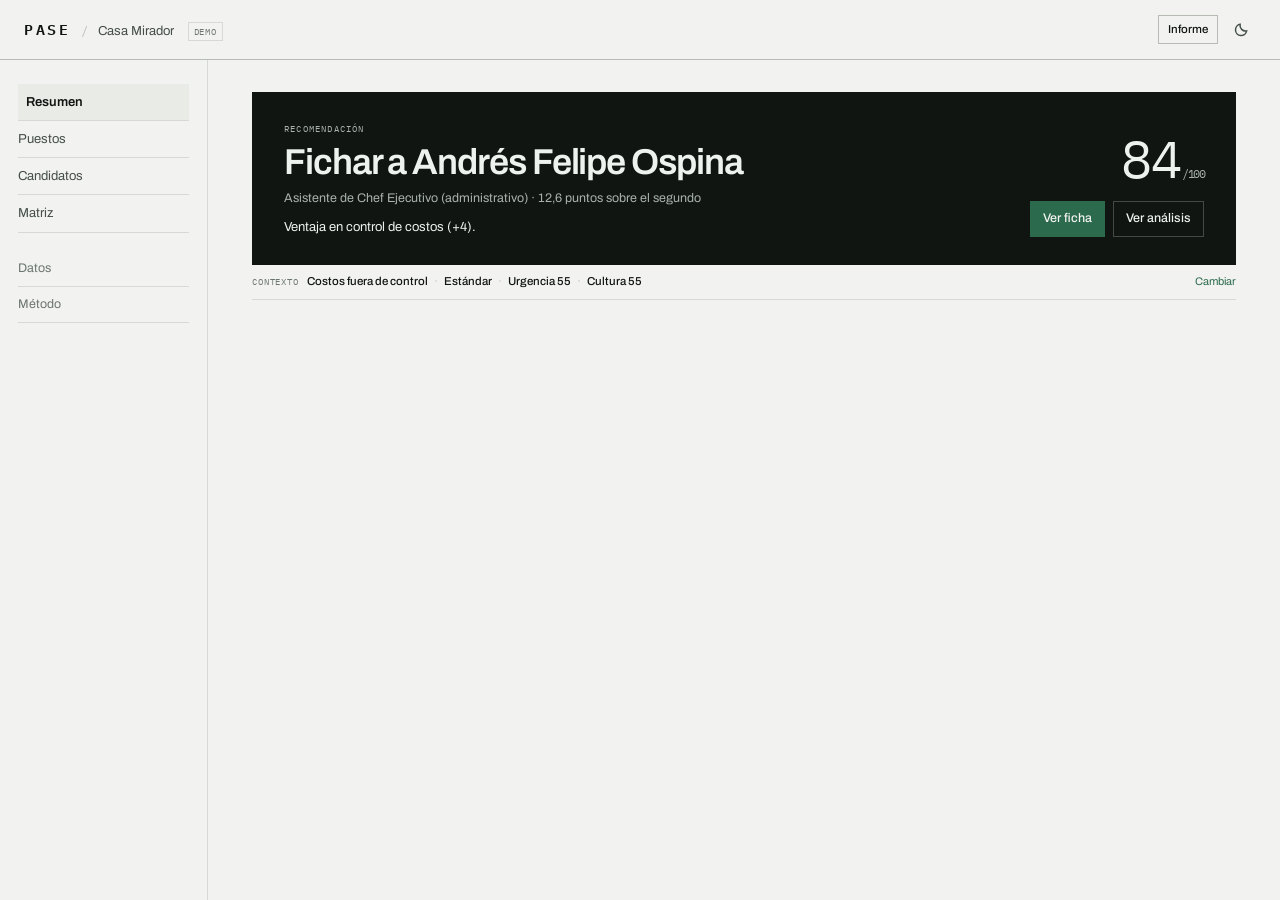
<file: index.html>
<!DOCTYPE html>
<html lang="es" data-theme="light">
<head>
<meta charset="utf-8">
<meta name="viewport" content="width=device-width, initial-scale=1, viewport-fit=cover">
<title>PASE · diagnóstico de contratación</title>
<meta name="description" content="Cruza el perfil de tus puestos con tus candidatos y ordena qué vacante cubrir primero y con quién.">
<link rel="icon" href="data:image/svg+xml,%3Csvg xmlns='http://www.w3.org/2000/svg' viewBox='0 0 32 32'%3E%3Crect width='32' height='32' fill='%232c6a4e'/%3E%3Cpath d='M10 24V8h8a5.5 5.5 0 0 1 0 11h-4v5z' fill='%23f2f3f0'/%3E%3C/svg%3E">
<meta name="theme-color" content="#f2f3f0" media="(prefers-color-scheme: light)">
<meta name="theme-color" content="#0d100e" media="(prefers-color-scheme: dark)">
<link rel="stylesheet" href="assets/styles.css">
</head>
<body>

<header class="top">
  <div class="top-left">
    <span class="brand"><b>PASE</b></span>
    <span class="crumb-sep">/</span>
    <span class="workspace" id="topEmpresa">—</span>
    <span class="demo-pill" title="Contenido ficticio de demostración">Demo</span>
  </div>
  <div class="top-actions">
    <button class="btn btn--sm" type="button" data-export="download" title="Descarga el diagnóstico en Markdown">Informe</button>
    <button class="icon-btn" type="button" data-tema="toggle" aria-label="Cambiar entre tema claro y oscuro">
      <svg class="ico ico-moon" viewBox="0 0 16 16" aria-hidden="true"><path d="M13.5 9.5A6 6 0 0 1 6.5 2.5a6 6 0 1 0 7 7z"/></svg>
      <svg class="ico ico-sun" viewBox="0 0 16 16" aria-hidden="true"><circle cx="8" cy="8" r="3.2"/><path d="M8 1.4v2.2M8 12.4v2.2M1.4 8h2.2M12.4 8h2.2M3.3 3.3l1.6 1.6M11.1 11.1l1.6 1.6M12.7 3.3l-1.6 1.6M4.9 11.1l-1.6 1.6"/></svg>
    </button>
  </div>
</header>

<div class="shell">
  <nav class="rail" aria-label="Secciones">
    <div class="nav" id="nav">
      <button type="button" data-nav="resumen" aria-current="page">Resumen</button>
      <button type="button" data-nav="puestos">Puestos</button>
      <button type="button" data-nav="candidatos">Candidatos</button>
      <button type="button" data-nav="matriz">Matriz</button>
    </div>
    <div class="nav nav--sub" id="navSub">
      <button type="button" data-nav="datos">Datos</button>
      <button type="button" data-nav="metodo">Método</button>
    </div>
  </nav>

  <main class="main">
    <div id="vista" class="view" tabindex="-1"></div>
  </main>
</div>

<div class="toast" id="toast" role="status" aria-live="polite"></div>

<script src="assets/data.js"></script>
<script src="assets/engine.js"></script>
<script src="assets/app.js"></script>
</body>
</html>
</file>
<file: assets/styles.css>
/* =========================================================================
   PASE · diagnóstico de brigada
   Lenguaje: mesa de trabajo. Papel frío, reglas de 1 px, cero sombras,
   esquinas rectas, verde de cocina como único acento y ámbar solo para
   lo que hay que mirar dos veces. Números siempre en mono.
   ========================================================================= */

@font-face {
  font-family: 'Archivo';
  font-style: normal;
  font-weight: 400 700;
  font-display: swap;
  src: url('fonts/Archivo-400-700-latin.woff2') format('woff2');
  unicode-range: U+0000-00FF, U+0131, U+0152-0153, U+02BB-02BC, U+02C6, U+02DA, U+02DC, U+0304, U+0308, U+0329, U+2000-206F, U+2074, U+20AC, U+2122, U+2191, U+2193, U+2212, U+2215, U+FEFF, U+FFFD;
}
@font-face {
  font-family: 'Archivo';
  font-style: normal;
  font-weight: 400 700;
  font-display: swap;
  src: url('fonts/Archivo-400-700-latin-ext.woff2') format('woff2');
  unicode-range: U+0100-02BA, U+02BD-02C5, U+02C7-02CC, U+02CE-02D7, U+02DD-02FF, U+0304, U+0308, U+0329, U+1D00-1DBF, U+1E00-1E9F, U+1EF2-1EFF, U+2020, U+20A0-20AB, U+20AD-20C0, U+2113, U+2C60-2C7F, U+A720-A7FF;
}
@font-face {
  font-family: 'Plex Mono';
  font-style: normal;
  font-weight: 400;
  font-display: swap;
  src: url('fonts/IBMPlexMono-400-latin.woff2') format('woff2');
  unicode-range: U+0000-00FF, U+0131, U+0152-0153, U+02BB-02BC, U+02C6, U+02DA, U+02DC, U+0304, U+0308, U+0329, U+2000-206F, U+2074, U+20AC, U+2122, U+2191, U+2193, U+2212, U+2215, U+FEFF, U+FFFD;
}
@font-face {
  font-family: 'Plex Mono';
  font-style: normal;
  font-weight: 500;
  font-display: swap;
  src: url('fonts/IBMPlexMono-500-latin.woff2') format('woff2');
  unicode-range: U+0000-00FF, U+0131, U+0152-0153, U+02BB-02BC, U+02C6, U+02DA, U+02DC, U+0304, U+0308, U+0329, U+2000-206F, U+2074, U+20AC, U+2122, U+2191, U+2193, U+2212, U+2215, U+FEFF, U+FFFD;
}
@font-face {
  font-family: 'Plex Mono';
  font-style: normal;
  font-weight: 600;
  font-display: swap;
  src: url('fonts/IBMPlexMono-600-latin.woff2') format('woff2');
  unicode-range: U+0000-00FF, U+0131, U+0152-0153, U+02BB-02BC, U+02C6, U+02DA, U+02DC, U+0304, U+0308, U+0329, U+2000-206F, U+2074, U+20AC, U+2122, U+2191, U+2193, U+2212, U+2215, U+FEFF, U+FFFD;
}

:root {
  --paper: #f2f3f0;
  --paper-2: #e9ebe7;
  --surface: #fbfcfa;
  --ink: #101512;
  --ink-2: #454e48;
  --ink-3: #6c756e;
  --line: #d7dad4;
  --line-strong: #b6bcb4;
  --accent: #2c6a4e;
  --accent-deep: #1d4a36;
  --accent-soft: #e2ebe5;
  --invert-bg: #101512;
  --invert-ink: #eef2ee;
  --invert-ink-2: #a9b3ab;
  --flag: #9c3d24;
  --flag-soft: #f4e7e2;
  --sans: 'Archivo', ui-sans-serif, system-ui, -apple-system, 'Segoe UI', Roboto, Arial, sans-serif;
  --mono: 'Plex Mono', ui-monospace, SFMono-Regular, 'SF Mono', Menlo, Consolas, monospace;
  --ease: cubic-bezier(.16, 1, .3, 1);
  --top: 64px;
  --rail: 232px;
}

html[data-theme='dark'] {
  --paper: #0d100e;
  --paper-2: #131714;
  --surface: #171c18;
  --ink: #eef1ec;
  --ink-2: #b3bbb4;
  --ink-3: #8b948d;
  --line: #262c27;
  --line-strong: #3b433c;
  --accent: #6fbf95;
  --accent-deep: #8fd4ae;
  --accent-soft: #1a2a21;
  --invert-bg: #eef1ec;
  --invert-ink: #101512;
  --invert-ink-2: #4a534c;
  --flag: #e08a6c;
  --flag-soft: #2b1d17;
}

*, *::before, *::after { box-sizing: border-box; }
html, body { margin: 0; padding: 0; }
html { scroll-behavior: smooth; }
body {
  background: var(--paper);
  color: var(--ink);
  font-family: var(--sans);
  font-size: 15px;
  line-height: 1.55;
  -webkit-font-smoothing: antialiased;
  text-rendering: optimizeLegibility;
}
h1, h2, h3, h4, p, ul, ol, li, dl, dd, figure, blockquote { margin: 0; padding: 0; }
ul, ol { list-style: none; }
button, input, select, textarea { font: inherit; color: inherit; }
button { cursor: pointer; background: none; border: 0; padding: 0; text-align: left; }
a { color: inherit; }
:focus-visible { outline: 2px solid var(--accent); outline-offset: 2px; }
::selection { background: var(--accent); color: var(--paper); }
.num { font-family: var(--mono); font-variant-numeric: tabular-nums; letter-spacing: -.01em; }
.sr {
  position: absolute; width: 1px; height: 1px; padding: 0; margin: -1px;
  overflow: hidden; clip: rect(0 0 0 0); white-space: nowrap; border: 0;
}

/* ---------------------------------- top --------------------------------- */
.top {
  position: sticky; top: 0; z-index: 20;
  height: var(--top);
  display: grid; grid-template-columns: var(--rail) minmax(0, 1fr) auto;
  align-items: center; gap: 16px;
  padding: 0 24px;
  background: var(--paper);
  border-bottom: 1px solid var(--line-strong);
}
.brand { display: flex; align-items: baseline; gap: 10px; }
.brand b {
  font-family: var(--mono); font-weight: 600; font-size: 17px; letter-spacing: .22em;
}
.brand span { font-size: 11px; color: var(--ink-3); letter-spacing: .04em; }
.top-mid {
  display: flex; align-items: baseline; gap: 10px; min-width: 0;
  font-size: 13px; color: var(--ink-2);
  white-space: nowrap; overflow: hidden; text-overflow: ellipsis;
}
.top-mid strong { color: var(--ink); font-weight: 600; }
.top-mid .dot { width: 4px; height: 4px; background: var(--line-strong); border-radius: 50%; }
.top-actions { display: flex; align-items: center; gap: 8px; }

.btn {
  display: inline-flex; align-items: center; gap: 8px;
  border: 1px solid var(--line-strong);
  padding: 7px 12px; font-size: 12.5px; font-weight: 500;
  color: var(--ink); background: transparent;
  transition: background .18s var(--ease), border-color .18s var(--ease), transform .1s;
  white-space: nowrap;
}
.btn:hover { background: var(--paper-2); border-color: var(--ink-3); }
.btn:active { transform: translateY(1px); }
.btn--solid { background: var(--accent); border-color: var(--accent); color: var(--paper); }
.btn--solid:hover { background: var(--accent-deep); border-color: var(--accent-deep); }
.btn--ghost { border-color: transparent; color: var(--ink-2); }
.btn--ghost:hover { color: var(--ink); background: var(--paper-2); }
.btn--sm { padding: 5px 9px; font-size: 11.5px; }
.btn .ico { width: 13px; height: 13px; stroke: currentColor; fill: none; stroke-width: 1.6; stroke-linecap: round; }

/* --------------------------------- shell -------------------------------- */
.shell {
  display: grid; grid-template-columns: var(--rail) minmax(0, 1fr);
  max-width: 1400px; margin: 0 auto;
}

.rail {
  position: sticky; top: var(--top); align-self: start;
  height: calc(100dvh - var(--top));
  padding: 34px 20px 24px 24px;
  border-right: 1px solid var(--line);
  display: flex; flex-direction: column; gap: 28px;
  overflow-y: auto;
}
.rail-label {
  font-size: 10.5px; letter-spacing: .16em; text-transform: uppercase;
  color: var(--ink-3); font-family: var(--mono);
}
.nav { display: flex; flex-direction: column; }
.nav button {
  display: grid; grid-template-columns: 26px 1fr; align-items: baseline;
  padding: 9px 0; border-bottom: 1px solid var(--line);
  color: var(--ink-2); font-size: 13.5px;
  transition: color .18s, padding .18s var(--ease);
}
.nav button:hover { color: var(--ink); padding-left: 3px; }
.nav button .i { font-family: var(--mono); font-size: 10.5px; color: var(--ink-3); }
.nav button[aria-current='page'] { color: var(--ink); font-weight: 600; background: var(--paper-2); padding-left: 8px; }
.nav button[aria-current='page'] .i { color: var(--accent); }

.rail-card {
  border-top: 1px solid var(--line-strong); padding-top: 16px;
  font-size: 12px; color: var(--ink-2); display: grid; gap: 10px;
}
.rail-card .k { display: flex; justify-content: space-between; gap: 8px; }
.rail-card .k b { font-family: var(--mono); font-weight: 500; color: var(--ink); }
.rail-note { font-size: 11px; color: var(--ink-3); line-height: 1.45; }

/* --------------------------------- main --------------------------------- */
.main { min-width: 0; padding: 44px 48px 120px; }
.view { max-width: 1060px; }

.hero { margin-bottom: 34px; }
.hero-top {
  display: flex; justify-content: space-between; align-items: baseline; gap: 16px;
  border-bottom: 1px solid var(--line-strong); padding-bottom: 10px; margin-bottom: 22px;
}
.hero-top .folio { font-family: var(--mono); font-size: 11px; letter-spacing: .08em; color: var(--ink-3); }
.hero h1 {
  font-size: clamp(30px, 4.3vw, 48px); line-height: 1.02;
  letter-spacing: -.035em; font-weight: 600; max-width: 19ch;
  text-wrap: balance;
}
.hero p.lead {
  margin-top: 16px; max-width: 58ch; color: var(--ink-2); font-size: 15.5px;
}
.hero .meta-row {
  display: flex; flex-wrap: wrap; gap: 22px; margin-top: 20px;
  font-size: 12px; color: var(--ink-3);
}
.meta-row b { color: var(--ink); font-family: var(--mono); font-weight: 500; }

/* ------------------------------- secciones ------------------------------ */
.sec { margin-top: 52px; }
.sec-head {
  display: flex; justify-content: space-between; align-items: baseline; gap: 16px;
  border-top: 1px solid var(--line-strong); padding-top: 12px; margin-bottom: 22px;
}
.sec-head h2 { font-size: 20px; letter-spacing: -.02em; font-weight: 600; }
.sec-head .n { font-family: var(--mono); font-size: 11px; color: var(--ink-3); letter-spacing: .08em; }
.sec-sub { color: var(--ink-2); font-size: 14px; max-width: 66ch; margin-top: -12px; margin-bottom: 20px; }

/* -------------------------------- brief -------------------------------- */
.brief {
  border: 1px solid var(--line-strong);
  background: var(--surface);
  padding: 22px 24px 24px;
}
.brief-head { display: flex; justify-content: space-between; align-items: baseline; gap: 16px; margin-bottom: 18px; }
.brief-head h2 { font-size: 15px; letter-spacing: -.01em; }
.brief-head p { font-size: 12px; color: var(--ink-3); }
.brief-grid {
  display: grid; grid-template-columns: 1.1fr 1fr 1fr; gap: 20px 24px;
}
.brief-grid .field--wide { grid-column: span 2; }
.field { display: grid; gap: 7px; align-content: start; }
.field > label, .field > .lab {
  font-size: 10.5px; letter-spacing: .13em; text-transform: uppercase;
  color: var(--ink-3); font-family: var(--mono);
}
.field select {
  appearance: none; width: 100%;
  border: 1px solid var(--line-strong); background: var(--paper);
  padding: 9px 30px 9px 11px; font-size: 13.5px;
  background-image: linear-gradient(45deg, transparent 50%, var(--ink-2) 50%), linear-gradient(135deg, var(--ink-2) 50%, transparent 50%);
  background-position: calc(100% - 16px) 52%, calc(100% - 11px) 52%;
  background-size: 5px 5px, 5px 5px;
  background-repeat: no-repeat;
}
.field select:hover { border-color: var(--ink-3); }
.field .hint { font-size: 11.5px; color: var(--ink-3); line-height: 1.4; }

.seg { display: flex; border: 1px solid var(--line-strong); }
.seg label {
  flex: 1; text-align: center; padding: 7px 4px; font-size: 12px;
  cursor: pointer; color: var(--ink-2);
  border-right: 1px solid var(--line);
  transition: background .15s, color .15s;
}
.seg label:last-child { border-right: 0; }
.seg input { position: absolute; opacity: 0; pointer-events: none; }
.seg label:has(input:checked) { background: var(--ink); color: var(--paper); }
.seg label:hover { background: var(--paper-2); }
.seg label:has(input:checked):hover { background: var(--ink); }

.range { display: grid; gap: 4px; }
.range input[type='range'] {
  -webkit-appearance: none; appearance: none;
  width: 100%; height: 22px; background: transparent; cursor: pointer; margin: 0;
}
.range input[type='range']::-webkit-slider-runnable-track {
  height: 2px; background: var(--line-strong);
}
.range input[type='range']::-webkit-slider-thumb {
  -webkit-appearance: none; width: 12px; height: 12px; margin-top: -5px;
  background: var(--accent); border: 0; border-radius: 0;
}
.range input[type='range']::-moz-range-track { height: 2px; background: var(--line-strong); }
.range input[type='range']::-moz-range-thumb { width: 12px; height: 12px; background: var(--accent); border: 0; border-radius: 0; }
.range-out { display: flex; justify-content: space-between; font-size: 11px; color: var(--ink-3); }
.range-out b { font-family: var(--mono); color: var(--ink); font-weight: 500; }

.checks { display: flex; flex-wrap: wrap; gap: 6px 14px; }
.check { display: inline-flex; align-items: center; gap: 7px; font-size: 12.5px; color: var(--ink-2); cursor: pointer; }
.check input { appearance: none; width: 13px; height: 13px; border: 1px solid var(--line-strong); background: var(--paper); flex: none; }
.check input:checked { background: var(--accent); border-color: var(--accent); box-shadow: inset 0 0 0 2px var(--surface); }
.check:hover { color: var(--ink); }

.brief-foot {
  display: flex; justify-content: space-between; align-items: center; gap: 16px;
  margin-top: 20px; padding-top: 14px; border-top: 1px solid var(--line);
  font-size: 11.5px; color: var(--ink-3);
}
.brief-foot b { color: var(--ink-2); font-weight: 500; }

/* ------------------------------ veredictos ------------------------------ */
.veredictos { display: grid; grid-template-columns: 1fr; gap: 16px; }

.card-main {
  background: var(--invert-bg); color: var(--invert-ink);
  padding: 26px 28px 24px; position: relative; overflow: hidden;
  display: grid; grid-template-columns: minmax(0, 1.45fr) minmax(0, 1fr); gap: 26px;
}
.cm-left { display: flex; flex-direction: column; gap: 10px; align-items: flex-start; }
.cm-right { display: flex; flex-direction: column; justify-content: flex-end; gap: 10px; }
.card-main .tag {
  font-family: var(--mono); font-size: 10.5px; letter-spacing: .14em;
  text-transform: uppercase; color: var(--invert-ink-2);
}
.card-main h3 { font-size: 26px; line-height: 1.1; letter-spacing: -.025em; font-weight: 600; }
.card-main .role { font-size: 13.5px; color: var(--invert-ink-2); }
.card-main .why { font-size: 13.5px; line-height: 1.55; color: var(--invert-ink); max-width: 46ch; }
.card-main .why b { color: var(--invert-ink); }
.card-main .score-row { display: flex; align-items: flex-end; gap: 14px; padding-top: 4px; }
.card-main .big { font-family: var(--mono); font-size: 46px; line-height: .9; letter-spacing: -.03em; }
.card-main .big small { font-size: 13px; letter-spacing: 0; color: var(--invert-ink-2); margin-left: 3px; }
.card-main .score-meta { display: grid; gap: 3px; font-size: 11px; color: var(--invert-ink-2); }
.card-main .card-actions { display: flex; gap: 8px; margin-top: 10px; }
.card-main .btn { border-color: rgba(255, 255, 255, .22); color: var(--invert-ink); }
html[data-theme='dark'] .card-main .btn { border-color: rgba(16, 21, 18, .25); }
.card-main .btn:hover { background: rgba(255, 255, 255, .08); }
html[data-theme='dark'] .card-main .btn:hover { background: rgba(16, 21, 18, .07); }
.card-main .micro { display: grid; grid-template-columns: repeat(3, 1fr); gap: 10px; margin-top: 6px; }
.card-main .micro div { border-top: 1px solid rgba(255, 255, 255, .18); padding-top: 7px; }
html[data-theme='dark'] .card-main .micro div { border-top-color: rgba(16, 21, 18, .18); }
.card-main .micro span { display: block; font-size: 10px; letter-spacing: .1em; text-transform: uppercase; color: var(--invert-ink-2); }
.card-main .micro b { font-family: var(--mono); font-weight: 500; font-size: 13px; }

.stack { display: grid; gap: 16px; grid-template-columns: repeat(3, minmax(0, 1fr)); }
.card-mini {
  border: 1px solid var(--line-strong); background: var(--surface);
  padding: 16px 18px; display: flex; flex-direction: column; gap: 6px;
}
.card-mini .tag {
  font-family: var(--mono); font-size: 10px; letter-spacing: .13em;
  text-transform: uppercase; color: var(--ink-3);
}
.card-mini .who { font-size: 16px; font-weight: 600; letter-spacing: -.01em; line-height: 1.2; }
.card-mini .what { font-size: 12px; color: var(--ink-2); }
.card-mini .val { margin-left: auto; font-family: var(--mono); font-size: 12px; color: var(--ink); }
.card-mini .row { display: flex; align-items: baseline; gap: 10px; }
.card-mini .why { font-size: 12px; color: var(--ink-3); line-height: 1.45; margin-top: 2px; }
.card-mini .link {
  font-size: 11.5px; color: var(--accent); margin-top: auto; padding-top: 6px;
  display: inline-flex; align-items: center; gap: 5px;
}
.card-mini:hover { border-color: var(--ink-3); }
.card-mini:hover .link { text-decoration: underline; }

.note-tie {
  display: flex; gap: 8px; align-items: baseline;
  border-left: 2px solid var(--flag); padding: 4px 0 4px 10px;
  font-size: 12.5px; color: var(--ink-2); margin-top: 14px;
}
.note-tie b { color: var(--ink); font-weight: 600; }

/* -------------------------------- ranking ------------------------------- */
.rank { border-top: 1px solid var(--line-strong); }
.rank-row {
  display: grid;
  grid-template-columns: 34px minmax(0, 1.5fr) 92px 74px 74px 74px 30px;
  gap: 12px; align-items: center;
  width: 100%; padding: 14px 4px; border-bottom: 1px solid var(--line);
  transition: background .16s, padding .16s var(--ease);
}
.rank-row:hover { background: var(--surface); padding-left: 8px; }
.rank-row .pos { font-family: var(--mono); font-size: 18px; color: var(--ink-3); }
.rank-row .who { min-width: 0; }
.rank-row .who b { display: block; font-weight: 600; font-size: 14.5px; letter-spacing: -.01em; white-space: nowrap; overflow: hidden; text-overflow: ellipsis; }
.rank-row .who span { display: block; font-size: 11.5px; color: var(--ink-3); white-space: nowrap; overflow: hidden; text-overflow: ellipsis; }
.rank-row .metric { text-align: right; }
.rank-row .metric span { display: none; font-size: 9.5px; letter-spacing: .09em; text-transform: uppercase; color: var(--ink-3); font-family: var(--mono); }
@media (max-width: 860px) { .rank-row .metric span { display: block; } }
.rank-row .metric b { font-family: var(--mono); font-weight: 500; font-size: 13px; }
.rank-row .arrow { text-align: right; color: var(--ink-3); font-family: var(--mono); }
.rank-bar { grid-column: 2 / 7; height: 3px; background: var(--line); margin-top: -8px; position: relative; }
.rank-bar i {
  position: absolute; inset: 0 auto 0 0; background: var(--accent); display: block;
  transform-origin: left; animation: grow .7s var(--ease) both;
}
.rank-head {
  display: grid;
  grid-template-columns: 34px minmax(0, 1.5fr) 92px 74px 74px 74px 30px;
  gap: 12px; padding: 0 4px 8px;
  font-family: var(--mono); font-size: 9.5px; letter-spacing: .1em;
  text-transform: uppercase; color: var(--ink-3);
}
.rank-head span:nth-child(n + 3) { text-align: right; }

@keyframes grow { from { transform: scaleX(0); } to { transform: scaleX(1); } }

/* ------------------------------- criticiad ------------------------------ */
.crit-list { display: grid; gap: 0; border-top: 1px solid var(--line); }
.crit-row {
  display: grid; grid-template-columns: minmax(0, 1.4fr) 1fr 60px;
  gap: 16px; align-items: center; padding: 12px 4px;
  border-bottom: 1px solid var(--line); width: 100%;
  transition: background .16s;
}
.crit-row:hover { background: var(--surface); }
.crit-row .name { font-size: 13.5px; }
.crit-row .name b { font-weight: 600; }
.crit-row .name span { color: var(--ink-3); font-size: 11.5px; display: block; }
.crit-row .val { font-family: var(--mono); font-size: 13px; text-align: right; }
.track { display: block; width: 100%; height: 4px; background: var(--line); position: relative; }
.track i { position: absolute; inset: 0 auto 0 0; background: var(--accent); transform-origin: left; animation: grow .7s var(--ease) both; }
.track--flag i { background: var(--flag); }
.crit-row .track-wrap { display: block; }
.crit-comp { display: flex; gap: 10px; margin-top: 4px; font-size: 10px; color: var(--ink-3); font-family: var(--mono); }

/* --------------------------------- ficha -------------------------------- */
.ficha { display: grid; grid-template-columns: minmax(0, 1.05fr) minmax(0, .95fr); gap: 28px; }
.panel { border-top: 1px solid var(--line-strong); padding-top: 14px; }
.panel h3 { font-size: 13px; letter-spacing: .02em; margin-bottom: 12px; }
.panel h3 .mono { font-family: var(--mono); font-size: 10px; color: var(--ink-3); letter-spacing: .1em; margin-right: 8px; }

.kv { display: grid; gap: 9px; }
.kv .k { display: grid; grid-template-columns: 1fr auto; gap: 12px; font-size: 12.5px; color: var(--ink-2); align-items: baseline; }
.kv .k b { font-family: var(--mono); font-weight: 500; color: var(--ink); }
.kv .k.total { border-top: 1px solid var(--line); padding-top: 8px; color: var(--ink); font-weight: 600; }

.chips { display: flex; flex-wrap: wrap; gap: 6px; }
.chip {
  font-size: 11px; padding: 3px 7px; border: 1px solid var(--line-strong);
  color: var(--ink-2); font-family: var(--mono); letter-spacing: .02em;
}
.chip--ok { border-color: var(--accent); color: var(--accent); }
.chip--flag { border-color: var(--flag); color: var(--flag); background: var(--flag-soft); }

.gaps { display: grid; gap: 10px; }
.gap { display: grid; gap: 4px; }
.gap .t { display: flex; justify-content: space-between; align-items: baseline; gap: 10px; font-size: 12.5px; }
.gap .t b { font-family: var(--mono); font-weight: 500; font-size: 12px; }
.gap .t span { color: var(--ink-3); font-size: 11px; }
.gap .bar { height: 4px; background: var(--line); position: relative; }
.gap .bar i { position: absolute; top: 0; bottom: 0; left: 0; background: var(--accent); }
.gap .bar u { position: absolute; top: -2px; bottom: -2px; width: 1px; background: var(--ink-2); }
.gap .bar i.flag { background: var(--flag); }

.qlist { counter-reset: q; display: grid; gap: 0; }
.qlist li {
  counter-increment: q; position: relative; padding: 10px 0 10px 28px;
  border-bottom: 1px solid var(--line); font-size: 13px; line-height: 1.45;
}
.qlist li::before {
  content: counter(q, decimal-leading-zero);
  position: absolute; left: 0; top: 11px;
  font-family: var(--mono); font-size: 10.5px; color: var(--accent);
}
.qlist .qlabel { display: block; font-family: var(--mono); font-size: 9.5px; letter-spacing: .09em; text-transform: uppercase; color: var(--ink-3); margin-bottom: 2px; }

.risk { display: grid; gap: 8px; }
.risk li { display: grid; grid-template-columns: 74px 1fr; gap: 10px; font-size: 12.5px; line-height: 1.45; align-items: baseline; }
.risk li span { font-family: var(--mono); font-size: 9.5px; letter-spacing: .08em; text-transform: uppercase; color: var(--flag); }

/* -------------------------------- puestos ------------------------------- */
.split { display: grid; grid-template-columns: 268px minmax(0, 1fr); gap: 34px; align-items: start; }
.list { display: flex; flex-direction: column; border-top: 1px solid var(--line-strong); }
.list button {
  padding: 12px 6px 12px 0; border-bottom: 1px solid var(--line);
  display: grid; gap: 2px; transition: padding .16s var(--ease), background .16s;
}
.list button:hover { padding-left: 6px; background: var(--surface); }
.list button[aria-current='true'] { padding-left: 8px; border-left: 2px solid var(--accent); }
.list button b { font-size: 13.5px; font-weight: 600; letter-spacing: -.01em; }
.list button span { font-size: 11.5px; color: var(--ink-3); }
.list button .fit { font-family: var(--mono); font-size: 11px; color: var(--ink-2); margin-top: 3px; }

.tabs { display: flex; gap: 2px; border-bottom: 1px solid var(--line-strong); margin-bottom: 22px; }
.tabs button {
  padding: 8px 0; margin-right: 22px; font-size: 12.5px; color: var(--ink-3);
  border-bottom: 2px solid transparent; margin-bottom: -1px;
  transition: color .16s, border-color .16s;
}
.tabs button[aria-selected='true'] { color: var(--ink); border-bottom-color: var(--accent); font-weight: 600; }
.tabs button:hover { color: var(--ink); }

.job-head { display: flex; justify-content: space-between; gap: 24px; align-items: flex-start; margin-bottom: 18px; }
.job-head h2 { font-size: clamp(24px, 2.6vw, 32px); letter-spacing: -.025em; line-height: 1.1; }
.job-head .sub { color: var(--ink-3); font-size: 12.5px; margin-top: 6px; }
.job-score { text-align: right; flex: none; }
.job-score .big { font-family: var(--mono); font-size: 34px; line-height: 1; }
.job-score .lbl { font-size: 10px; letter-spacing: .1em; text-transform: uppercase; color: var(--ink-3); font-family: var(--mono); }

.prose { max-width: 68ch; }
.prose p { color: var(--ink-2); font-size: 14px; line-height: 1.62; }
.prose p + p { margin-top: 10px; }

.blocks { display: grid; grid-template-columns: repeat(2, minmax(0, 1fr)); gap: 26px 30px; margin-top: 24px; }
.block h4 {
  font-family: var(--mono); font-size: 10px; letter-spacing: .13em; text-transform: uppercase;
  color: var(--ink-3); padding-bottom: 7px; border-bottom: 1px solid var(--line); margin-bottom: 10px;
}
.block ul { display: grid; gap: 7px; }
.block li { position: relative; padding-left: 14px; font-size: 13px; line-height: 1.5; color: var(--ink-2); }
.block li::before { content: ''; position: absolute; left: 0; top: .62em; width: 5px; height: 1px; background: var(--line-strong); }
.block li b { color: var(--ink); font-weight: 600; }
.block .meta-list { display: grid; gap: 8px; }
.block .meta-list .row { display: flex; justify-content: space-between; gap: 12px; font-size: 12.5px; border-bottom: 1px dotted var(--line); padding-bottom: 6px; }
.block .meta-list .row span { color: var(--ink-3); }
.block .meta-list .row b { font-family: var(--mono); font-weight: 500; font-size: 12px; }

.levelbars { display: grid; gap: 9px; }
.levelbar { display: grid; grid-template-columns: 96px 1fr 28px; gap: 10px; align-items: center; font-size: 12px; }
.levelbar span { color: var(--ink-2); }
.levelbar .b { height: 5px; background: var(--line); position: relative; }
.levelbar .b i { position: absolute; inset: 0 auto 0 0; background: var(--accent); transform-origin: left; animation: grow .6s var(--ease) both; }
.levelbar b { font-family: var(--mono); font-size: 11px; font-weight: 400; color: var(--ink-3); text-align: right; }

.anti { border-left: 2px solid var(--flag); padding-left: 12px; }
.anti li::before { background: var(--flag); }

/* ------------------------------ candidatos ------------------------------ */
.cand-head { display: flex; gap: 24px; justify-content: space-between; align-items: flex-start; margin-bottom: 20px; }
.cand-head h2 { font-size: clamp(24px, 2.8vw, 34px); letter-spacing: -.03em; line-height: 1.05; }
.cand-head .role { color: var(--ink-2); font-size: 13.5px; margin-top: 6px; }
.cand-head .contact { margin-top: 10px; display: flex; flex-wrap: wrap; gap: 4px 16px; font-size: 11.5px; color: var(--ink-3); font-family: var(--mono); }
.cand-scores { display: flex; gap: 18px; flex: none; }
.cs { text-align: right; }
.cs .v { font-family: var(--mono); font-size: 24px; line-height: 1; letter-spacing: -.02em; }
.cs .l { font-size: 9.5px; letter-spacing: .09em; text-transform: uppercase; color: var(--ink-3); font-family: var(--mono); margin-top: 3px; }

.dossier { display: grid; grid-template-columns: minmax(0, 1.15fr) minmax(0, .85fr); gap: 30px; align-items: start; }
.dossier-side { position: sticky; top: calc(var(--top) + 24px); display: grid; gap: 26px; }

.cv {
  background: var(--surface); border: 1px solid var(--line-strong);
  padding: 28px 30px 30px; max-width: 640px;
}
.cv header { border-bottom: 1px solid var(--line-strong); padding-bottom: 14px; margin-bottom: 18px; }
.cv h3 { font-size: 21px; letter-spacing: -.02em; line-height: 1.15; }
.cv .titular { font-size: 12.5px; color: var(--ink-2); margin-top: 3px; }
.cv .grado, .cand-head .grado { font-size: 11.5px; color: var(--ink-3); margin-top: 2px; }
.cv .datos { display: grid; gap: 3px; margin-top: 10px; font-size: 11.5px; color: var(--ink-3); font-family: var(--mono); }
.cv section { margin-top: 18px; }
.cv h4 {
  font-family: var(--mono); font-size: 9.5px; letter-spacing: .14em; text-transform: uppercase;
  color: var(--ink-3); margin-bottom: 8px;
}
.cv p { font-size: 12.8px; line-height: 1.6; color: var(--ink-2); }
.cv .job { padding-bottom: 12px; margin-bottom: 12px; border-bottom: 1px dotted var(--line); }
.cv .job:last-child { border-bottom: 0; margin-bottom: 0; padding-bottom: 0; }
.cv .job-top { display: flex; justify-content: space-between; gap: 12px; align-items: baseline; }
.cv .job-top b { font-size: 13px; font-weight: 600; }
.cv .job-top span { font-family: var(--mono); font-size: 10.5px; color: var(--ink-3); white-space: nowrap; }
.cv .job .emp { font-size: 12px; color: var(--ink-2); margin-top: 1px; }
.cv .job .ctx { font-size: 11.5px; color: var(--ink-3); margin-top: 2px; font-style: normal; }
.cv .job ul { margin-top: 6px; display: grid; gap: 3px; }
.cv .job li { position: relative; padding-left: 12px; font-size: 12.3px; line-height: 1.5; color: var(--ink-2); }
.cv .job li::before { content: ''; position: absolute; left: 0; top: .62em; width: 4px; height: 1px; background: var(--line-strong); }
.cv .two { display: grid; grid-template-columns: 1fr 1fr; gap: 18px; }
.cv .mini { display: grid; gap: 5px; font-size: 12.3px; color: var(--ink-2); }
.cv .mini b { font-weight: 600; color: var(--ink); }
.cv .skill-group { margin-bottom: 8px; }
.cv .skill-group .l { font-family: var(--mono); font-size: 9.5px; letter-spacing: .08em; text-transform: uppercase; color: var(--ink-3); }
.cv .skill-group p { font-size: 12.3px; margin-top: 2px; }
.cv-foot { margin-top: 20px; padding-top: 12px; border-top: 1px solid var(--line); font-size: 11px; color: var(--ink-3); display: flex; justify-content: space-between; gap: 12px; }

/* --------------------------------- radar -------------------------------- */
.radar-wrap { display: grid; grid-template-columns: minmax(0, 1fr); gap: 10px; }
.radar-legend { display: flex; gap: 16px; font-size: 11px; color: var(--ink-2); font-family: var(--mono); }
.radar-legend i { display: inline-block; width: 14px; height: 0; border-top: 1.5px solid var(--accent); margin-right: 5px; vertical-align: middle; }
.radar-legend i.puesto { border-top-style: dashed; border-top-color: var(--ink-3); }
svg.radar { width: 100%; height: auto; display: block; }
svg.radar text { font-family: var(--mono); font-size: 9.5px; fill: var(--ink-3); letter-spacing: .04em; }
svg.radar text.val { fill: var(--ink-2); font-size: 9px; }
svg.radar .grid { fill: none; stroke: var(--line); stroke-width: 1; }
svg.radar .axis { stroke: var(--line); stroke-width: 1; }
svg.radar .puesto { fill: none; stroke: var(--ink-3); stroke-width: 1.2; stroke-dasharray: 3 3; }
svg.radar .cand { fill: var(--accent-soft); stroke: var(--accent); stroke-width: 1.6; }

/* -------------------------------- matriz -------------------------------- */
.matriz {
  display: grid; grid-template-columns: 168px repeat(5, minmax(0, 1fr));
  border-top: 1px solid var(--line-strong); border-left: 1px solid var(--line);
  font-size: 12px;
}
.matriz .h {
  padding: 10px 8px; border-right: 1px solid var(--line); border-bottom: 1px solid var(--line);
  font-family: var(--mono); font-size: 9.5px; letter-spacing: .06em; text-transform: uppercase;
  color: var(--ink-3); display: flex; align-items: flex-end; min-height: 46px;
}
.matriz .rh {
  padding: 10px 8px; border-right: 1px solid var(--line); border-bottom: 1px solid var(--line);
  font-size: 12px; font-weight: 500; display: flex; align-items: center;
}
.matriz .cell {
  border-right: 1px solid var(--line); border-bottom: 1px solid var(--line);
  padding: 12px 8px; display: flex; align-items: center; justify-content: space-between;
  gap: 6px; transition: outline .12s;
  background: color-mix(in srgb, var(--accent) calc(var(--a, 0) * 100%), transparent);
}
.matriz .cell:hover { outline: 1px solid var(--accent); outline-offset: -1px; }
.matriz .cell[aria-pressed='true'] { outline: 2px solid var(--ink); outline-offset: -2px; }
.matriz .cell .v { font-family: var(--mono); font-size: 13px; }
.matriz .cell .s { font-size: 9px; color: var(--ink-3); font-family: var(--mono); }
.matriz .cell.low { background: color-mix(in srgb, var(--flag) calc(var(--a, 0) * 100%), transparent); }
.matriz .cell.empty { background: transparent; color: var(--ink-3); }

.matriz-legend { display: flex; align-items: center; gap: 10px; margin-top: 12px; font-size: 11px; color: var(--ink-3); font-family: var(--mono); }
.matriz-legend .scale { width: 120px; height: 6px; background: linear-gradient(90deg, transparent, var(--accent)); }

.matriz-detalle { margin-top: 22px; border: 1px solid var(--line-strong); padding: 18px 20px; background: var(--surface); }
.matriz-detalle .head { display: flex; justify-content: space-between; gap: 16px; align-items: baseline; flex-wrap: wrap; }
.matriz-detalle h3 { font-size: 15px; }
.matriz-detalle .sub { font-size: 12px; color: var(--ink-3); }
.matriz-detalle .cols { display: grid; grid-template-columns: repeat(3, minmax(0, 1fr)); gap: 20px; margin-top: 14px; }

/* -------------------------------- método -------------------------------- */
.metodo p { color: var(--ink-2); font-size: 13.5px; line-height: 1.65; max-width: 72ch; }
.metodo p + p { margin-top: 10px; }
.formula {
  font-family: var(--mono); font-size: 12px; line-height: 1.7;
  background: var(--surface); border-left: 2px solid var(--accent);
  padding: 12px 14px; margin: 14px 0; color: var(--ink-2);
  overflow-x: auto;
}
.formula b { color: var(--ink); font-weight: 500; }
.metodo-grid { display: grid; grid-template-columns: 1fr 1fr; gap: 28px; margin-top: 24px; }
.metodo h3 { font-size: 13px; margin-bottom: 10px; }
.metodo ul { display: grid; gap: 7px; }
.metodo li { font-size: 12.8px; color: var(--ink-2); line-height: 1.5; position: relative; padding-left: 12px; }
.metodo li::before { content: ''; position: absolute; left: 0; top: .6em; width: 4px; height: 1px; background: var(--line-strong); }
.callout {
  border: 1px solid var(--flag); background: var(--flag-soft);
  padding: 14px 16px; font-size: 12.5px; color: var(--ink); line-height: 1.55;
  margin-top: 22px;
}
.callout b { font-weight: 600; }

/* -------------------------------- sens -------------------------------- */
.sens { border-top: 1px solid var(--line); }
.sens-row {
  display: grid; grid-template-columns: minmax(0, 1.2fr) 1fr 1fr; gap: 16px;
  padding: 9px 4px; border-bottom: 1px solid var(--line); font-size: 12.5px;
  align-items: baseline;
}
.sens-row .d { color: var(--ink-2); }
.sens-row .d b { color: var(--ink); font-weight: 600; }
.sens-row .r { font-family: var(--mono); font-size: 11.5px; color: var(--ink-2); }
.sens-row .r em { font-style: normal; color: var(--ink-3); font-size: 10px; display: block; }
.sens-row.top { background: var(--accent-soft); }

/* -------------------------------- toast -------------------------------- */
.toast {
  position: fixed; left: 50%; bottom: 26px; transform: translate(-50%, 18px);
  background: var(--ink); color: var(--paper); padding: 10px 16px;
  font-size: 12.5px; z-index: 60; opacity: 0; pointer-events: none;
  transition: opacity .22s var(--ease), transform .22s var(--ease);
  max-width: 90vw;
}
.toast.on { opacity: 1; transform: translate(-50%, 0); }

/* --------------------------------- misc -------------------------------- */
.mini-bar { display: block; height: 3px; background: var(--line); position: relative; margin-top: 6px; }
.mini-bar i { position: absolute; inset: 0 auto 0 0; background: var(--accent); }
.link-mono {
  font-family: var(--mono); font-size: 11px; letter-spacing: .02em; color: var(--accent);
  border-bottom: 1px solid transparent;
}
.link-mono:hover { border-bottom-color: var(--accent); }
.two-col { display: grid; grid-template-columns: 1fr 1fr; gap: 26px; }
.stack-16 { display: grid; gap: 16px; }
.stack-24 { display: grid; gap: 24px; }
.mt-8 { margin-top: 8px; } .mt-16 { margin-top: 16px; } .mt-24 { margin-top: 24px; }
.muted { color: var(--ink-3); }
.small { font-size: 12px; }
.tiny { font-size: 11px; }
.rule { height: 1px; background: var(--line); margin: 20px 0; }

.view-enter { animation: enter .42s var(--ease) both; }
@keyframes enter { from { opacity: 0; transform: translateY(8px); } to { opacity: 1; transform: none; } }

/* ----------------------------- responsive ------------------------------ */
@media (max-width: 1180px) {
  .main { padding: 36px 32px 100px; }
}
@media (max-width: 1024px) {
  :root { --rail: 196px; }
  .dossier { grid-template-columns: 1fr; }
  .dossier-side { position: static; }
  .brief-grid { grid-template-columns: 1fr 1fr; }
  .brief-grid .field--wide { grid-column: 1 / -1; }
  .card-main { grid-template-columns: 1fr; gap: 16px; }
  .stack { grid-template-columns: 1fr 1fr 1fr; }
  .split { grid-template-columns: 1fr; gap: 24px; }
  .list { flex-direction: row; overflow-x: auto; border-top: 1px solid var(--line-strong); }
  .list button { min-width: 190px; border-bottom: 0; border-right: 1px solid var(--line); padding: 12px; }
  .list button[aria-current='true'] { border-left: 0; border-bottom: 2px solid var(--accent); }
  .matriz { grid-template-columns: 128px repeat(5, minmax(0, 1fr)); }
}
@media (max-width: 860px) {
  :root { --top: 56px; }
  .top { grid-template-columns: 1fr auto; padding: 0 16px; }
  .top-mid { display: none; }
  .brand span { display: none; }
  .shell { grid-template-columns: 1fr; }
  .rail {
    position: sticky; top: var(--top); z-index: 15; height: auto;
    flex-direction: row; align-items: center; gap: 14px;
    padding: 0 14px; border-right: 0; border-bottom: 1px solid var(--line-strong);
    background: var(--paper); overflow-x: auto; overflow-y: hidden;
  }
  .rail-label, .rail-card, .rail-note { display: none; }
  .nav { flex-direction: row; gap: 2px; }
  .nav button {
    grid-template-columns: auto; padding: 12px 10px; border-bottom: 2px solid transparent;
    font-size: 12.5px; white-space: nowrap;
  }
  .nav button .i { display: none; }
  .nav button[aria-current='page'] { border-bottom-color: var(--accent); }
  .main { padding: 26px 18px 90px; }
  .hero h1 { font-size: clamp(27px, 8vw, 36px); }
  .stack { grid-template-columns: 1fr; }
  .brief { padding: 18px 16px; }
  .brief-grid { grid-template-columns: 1fr; }
  .brief-foot { flex-direction: column; align-items: flex-start; gap: 8px; }
  .rank-head { display: none; }
  .rank-row {
    grid-template-columns: 28px minmax(0, 1fr) 70px 24px;
    gap: 8px 10px; padding: 13px 0;
  }
  .rank-row .metric:nth-child(4), .rank-row .metric:nth-child(5), .rank-row .metric:nth-child(6) { display: none; }
  .rank-row .metric:nth-child(3) { text-align: right; }
  .rank-bar { grid-column: 2 / 5; }
  .crit-row { grid-template-columns: 1fr 70px; }
  .crit-row .track-wrap { display: none; }
  .blocks { grid-template-columns: 1fr; }
  .two-col, .metodo-grid { grid-template-columns: 1fr; }
  .cv { padding: 20px 18px; }
  .cv .two { grid-template-columns: 1fr; }
  .cand-head { flex-direction: column; gap: 14px; }
  .cand-scores { gap: 22px; }
  .matriz { grid-template-columns: 88px repeat(5, minmax(0, 1fr)); font-size: 11px; }
  .matriz .h { font-size: 8.5px; letter-spacing: 0; padding: 8px 4px; min-height: 54px; }
  .matriz .rh { font-size: 11px; padding: 8px 5px; }
  .matriz .cell { padding: 10px 5px; }
  .matriz .cell .s { display: none; }
  .matriz .cell .v { font-size: 11.5px; }
  .matriz-detalle .cols { grid-template-columns: 1fr; gap: 14px; }
  .sens-row { grid-template-columns: 1fr 1fr; }
  .sens-row .r em { display: none; }
}

@media (prefers-reduced-motion: reduce) {
  *, *::before, *::after { animation-duration: .001ms !important; animation-iteration-count: 1 !important; transition-duration: .001ms !important; }
  html { scroll-behavior: auto; }
}

@media print {
  .top, .rail, .toast, .card-actions, .btn { display: none !important; }
  .shell { grid-template-columns: 1fr; }
  .main { padding: 0; }
  body { background: #fff; }
  .card-main { background: #fff; color: #000; border: 1px solid #000; }
  .card-main .tag, .card-main .role, .card-main .score-meta, .card-main .micro span { color: #333; }
  .dossier { grid-template-columns: 1fr; }
  .cv { border-color: #999; }
  .sec { break-inside: avoid; }
}


/* ------------------------- piezas de la aplicación ---------------------- */
.prose blockquote {
  border-left: 2px solid var(--accent); background: var(--surface);
  padding: 12px 15px; margin: 0 0 14px;
}
.prose blockquote p { font-size: 14.5px; color: var(--ink); }

.empty {
  border: 1px dashed var(--line-strong); padding: 30px 24px; text-align: center;
  background: var(--surface);
}
.empty h3 { font-size: 17px; letter-spacing: -.01em; margin-bottom: 6px; }
.empty p { font-size: 13px; color: var(--ink-2); margin-bottom: 16px; max-width: 52ch; margin-left: auto; margin-right: auto; }
.empty ul { text-align: left; max-width: 60ch; margin: 0 auto 16px; font-size: 12.5px; color: var(--flag); }
.empty li { list-style: disc; margin-left: 18px; }

.datos-grid { display: grid; grid-template-columns: 1fr 1fr; gap: 22px; }
.datos-card { border: 1px solid var(--line-strong); padding: 20px 22px; background: var(--surface); }
.datos-card h3 { font-size: 14px; margin-bottom: 10px; letter-spacing: -.01em; }
.datos-card p { font-size: 12.5px; color: var(--ink-2); margin-bottom: 10px; line-height: 1.55; }
.datos-card .mini-tabla { margin-bottom: 4px; }

.mini-tabla { width: 100%; border-collapse: collapse; font-size: 12.3px; }
.mini-tabla th, .mini-tabla td { text-align: left; padding: 6px 0; border-bottom: 1px solid var(--line); vertical-align: top; }
.mini-tabla th { font-family: var(--mono); font-size: 9.5px; letter-spacing: .1em; text-transform: uppercase; color: var(--ink-3); }
.mini-tabla td:last-child { text-align: right; font-family: var(--mono); }
.datos-card .mini-tabla td:last-child { text-align: right; }

textarea.area {
  width: 100%; min-height: 168px; border: 1px solid var(--line-strong); background: var(--paper);
  padding: 10px 12px; font-family: var(--mono); font-size: 11.5px; line-height: 1.5;
  resize: vertical; margin-top: 8px;
}
input[type='file'] { font-size: 12px; color: var(--ink-2); }

.errores {
  border-left: 2px solid var(--flag); background: var(--flag-soft);
  padding: 10px 14px; font-size: 12.5px; margin-top: 12px;
}
.errores b { color: var(--flag); }
.errores ul { margin-top: 6px; }
.errores li { list-style: disc; margin-left: 16px; line-height: 1.5; }
.ok-msg {
  border-left: 2px solid var(--accent); background: var(--accent-soft);
  padding: 10px 14px; font-size: 12.5px; margin-top: 12px;
}

.btn-row { display: flex; flex-wrap: wrap; gap: 8px; margin-top: 12px; }
.cv-actions { display: flex; flex-wrap: wrap; gap: 8px; margin-top: 12px; }

.breakdown { display: grid; gap: 7px; }
.breakdown .row { display: grid; grid-template-columns: 92px 1fr 40px; gap: 8px; align-items: center; }
.breakdown .row > span:first-child { font-size: 11.5px; color: var(--ink-2); white-space: nowrap; overflow: hidden; text-overflow: ellipsis; }
.breakdown .row .b { position: relative; height: 4px; background: var(--line); }
.breakdown .row .b i { position: absolute; inset: 0 auto 0 0; background: var(--accent); }
.breakdown .row .b u { position: absolute; top: -2px; bottom: -2px; width: 1px; background: var(--ink-2); }
.breakdown .row b { font-family: var(--mono); font-size: 11px; font-weight: 400; text-align: right; color: var(--ink-3); }

.matriz-wrap { overflow-x: auto; }
.matriz { min-width: 620px; }
.matriz-detalle h4 { margin-bottom: 6px; }

.note { font-size: 11.5px; color: var(--ink-3); line-height: 1.5; margin-top: 8px; }
.mt-16 { margin-top: 16px; }
.small ul { margin-top: 4px; }
.small li { list-style: disc; margin-left: 16px; font-size: 12px; color: var(--ink-2); }

@media (max-width: 900px) {
  .datos-grid { grid-template-columns: 1fr; }
}
@media (max-width: 700px) {
  .top-actions [data-export] { display: none; }
  .cand-scores { gap: 16px; }
  .cs .v { font-size: 20px; }
}

/* =========================================================================
   Capa 2026-11 · jerarquía de producto
   La decisión primero, el contexto después. Menos cromo, menos texto.
   ========================================================================= */
:root { --rail: 208px; --top: 60px; }

/* ------------------------------- top bar -------------------------------- */
.top {
  display: flex; justify-content: space-between; align-items: center;
  gap: 16px; padding: 0 24px; height: var(--top);
}
.top-left { display: flex; align-items: baseline; gap: 10px; min-width: 0; }
.top-left .brand b { font-size: 15px; letter-spacing: .18em; }
.crumb-sep { color: var(--line-strong); font-family: var(--mono); font-size: 12px; }
.workspace { font-size: 13px; color: var(--ink-2); white-space: nowrap; overflow: hidden; text-overflow: ellipsis; max-width: 42vw; }
.icon-btn { width: 30px; height: 30px; display: grid; place-items: center; color: var(--ink-2); border: 1px solid transparent; }
.icon-btn:hover { border-color: var(--line-strong); color: var(--ink); }
.icon-btn .ico { width: 15px; height: 15px; fill: none; stroke: currentColor; stroke-width: 1.6; stroke-linecap: round; }

/* -------------------------------- rail ---------------------------------- */
.rail { padding: 24px 18px 18px; gap: 14px; }
.nav button {
  display: flex; align-items: center;
  padding: 8px 0; border-bottom: 1px solid var(--line);
  color: var(--ink-2); font-size: 13px;
  transition: color .18s, padding-left .18s var(--ease);
}
.nav button:hover { color: var(--ink); padding-left: 3px; }
.nav button[aria-current='page'] { color: var(--ink); font-weight: 600; background: var(--paper-2); padding-left: 8px; }
.nav--sub { margin-top: 4px; }
.nav--sub button { font-size: 12.5px; color: var(--ink-3); }
.ws-foot {
  margin-top: auto; padding-top: 14px; border-top: 1px solid var(--line-strong);
  display: grid; gap: 8px;
}
.ws-meta { font-size: 11px; color: var(--ink-3); }
.ws-badge {
  width: fit-content; border: 1px solid var(--line); padding: 3px 6px;
  font-family: var(--mono); font-size: 9px; letter-spacing: .08em;
  text-transform: uppercase; color: var(--ink-3);
}

/* ------------------------------ page head ------------------------------- */
.page-head {
  display: flex; justify-content: space-between; align-items: flex-end; gap: 28px;
  padding-bottom: 16px; border-bottom: 1px solid var(--line-strong); margin-bottom: 14px;
}
.page-head-main { min-width: 0; }
.page-kicker {
  font-family: var(--mono); font-size: 9.5px; letter-spacing: .13em;
  text-transform: uppercase; color: var(--ink-3);
}
.page-head h1 {
  font-size: clamp(25px, 3.1vw, 35px); line-height: 1.08;
  letter-spacing: -.032em; font-weight: 600; margin-top: 5px;
}
.page-sub { font-size: 13px; color: var(--ink-2); margin-top: 6px; }
.page-actions { display: flex; align-items: center; gap: 16px; flex: none; }
.head-score { font-family: var(--mono); font-size: 34px; line-height: 1; letter-spacing: -.02em; }
.head-score small { font-size: 11px; color: var(--ink-3); margin-left: 2px; }

/* ------------------------------ contexto -------------------------------- */
.context-bar { display: flex; flex-wrap: wrap; align-items: center; gap: 6px; margin: 12px 0 18px; }
.ctx-chip {
  display: inline-flex; align-items: baseline; gap: 6px;
  border: 1px solid var(--line); padding: 5px 8px;
  font-size: 11.5px; color: var(--ink-2); background: transparent;
}
.ctx-chip span {
  font-family: var(--mono); font-size: 8.5px; letter-spacing: .08em;
  text-transform: uppercase; color: var(--ink-3);
}
.ctx-chip b { font-weight: 600; color: var(--ink); font-size: 11.5px; }
.ctx-chip:hover { border-color: var(--ink-3); }
.ctx-toggle { margin-left: 4px; }
.ctx-panel {
  display: none; border: 1px solid var(--line-strong); background: var(--surface);
  padding: 16px 18px 14px; margin-bottom: 20px;
}
.ctx-panel.open { display: block; }
.ctx-head {
  display: flex; justify-content: space-between; align-items: center;
  margin-bottom: 14px; font-size: 12px; font-weight: 600;
}
.ctx-foot {
  margin-top: 14px; padding-top: 10px; border-top: 1px solid var(--line);
  font-family: var(--mono); font-size: 10px; color: var(--ink-3);
}

/* ------------------------------ decisiones ------------------------------ */
.decisions { display: grid; grid-template-columns: 1.5fr 1fr 1fr 1fr; gap: 12px; }
.decision {
  display: flex; flex-direction: column; gap: 6px;
  border: 1px solid var(--line-strong); background: var(--surface);
  padding: 16px 16px 14px; min-height: 176px;
}
.decision--primary { background: var(--invert-bg); color: var(--invert-ink); border-color: var(--invert-bg); }
.decision .d-label {
  font-family: var(--mono); font-size: 8.8px; letter-spacing: .12em;
  text-transform: uppercase; color: var(--ink-3);
}
.decision--primary .d-label { color: var(--invert-ink-2); }
.decision .d-name { font-size: 16px; font-weight: 600; letter-spacing: -.012em; line-height: 1.2; }
.decision--primary .d-name { font-size: 21px; letter-spacing: -.022em; }
.decision .d-role { font-size: 11px; color: var(--ink-3); line-height: 1.35; }
.decision--primary .d-role { color: var(--invert-ink-2); }
.decision .d-score {
  font-family: var(--mono); font-size: 26px; line-height: 1; letter-spacing: -.02em;
  margin-top: auto; padding-top: 8px;
}
.decision--primary .d-score { font-size: 38px; }
.decision .d-score small { font-size: 10px; color: var(--ink-3); }
.decision--primary .d-score small { color: var(--invert-ink-2); }
.decision .d-meta { font-size: 10.5px; color: var(--ink-3); line-height: 1.35; }
.decision--primary .d-meta { color: var(--invert-ink-2); }
.decision .d-link {
  font-size: 11px; color: var(--accent); margin-top: 2px;
  display: inline-flex; align-items: center; gap: 4px;
}
.decision--primary .d-link { color: var(--invert-ink); }
.decision .d-link:hover { text-decoration: underline; }

/* -------------------------------- tabs ---------------------------------- */
.tabs-seg { display: inline-flex; border: 1px solid var(--line-strong); margin-top: 22px; }
.tabs-seg button {
  display: inline-flex; align-items: baseline; gap: 6px;
  padding: 6px 12px; font-size: 12px; color: var(--ink-2);
  border-right: 1px solid var(--line);
}
.tabs-seg button:last-child { border-right: 0; }
.tabs-seg button:hover { color: var(--ink); }
.tabs-seg button[aria-selected='true'] { background: var(--ink); color: var(--paper); }
.tabs-seg button span { font-family: var(--mono); font-size: 9px; color: var(--ink-3); }
.tabs-seg button[aria-selected='true'] span { color: var(--paper); opacity: .65; }
.tab-panel { margin-top: 14px; }

/* -------------------------------- rank ---------------------------------- */
.rank-row { grid-template-columns: 34px minmax(0, 1.5fr) 84px 74px 74px 30px; }
.rank-head { grid-template-columns: 34px minmax(0, 1.5fr) 84px 74px 74px 30px; }
.rank-row .metric b { font-size: 13px; }
.rank .mini-bar { margin-top: 6px; }

/* ------------------------------- ajustes -------------------------------- */
.main { padding: 32px 44px 100px; }
.sec { margin-top: 42px; }
.note-tie { margin-top: 12px; border-left-color: var(--ink-3); color: var(--ink-2); }

@media (max-width: 1180px) {
  .decisions { grid-template-columns: 1fr 1fr; }
  .decision { min-height: 160px; }
}
@media (max-width: 860px) {
  .top { padding: 0 16px; }
  .workspace { max-width: 46vw; }
  .rail { padding: 0 12px; gap: 6px; }
  .nav--sub { margin-top: 0; }
  .nav--sub button { font-size: 12px; }
  .nav button { padding: 12px 9px; border-bottom: 2px solid transparent; border-right: 0; }
  .nav button[aria-current='page'] { border-bottom-color: var(--accent); }
  .ws-foot { display: none; }
  .main { padding: 22px 16px 80px; }
  .page-head { flex-direction: column; align-items: flex-start; gap: 12px; }
  .page-actions { width: 100%; justify-content: space-between; }
  .page-head h1 { font-size: 27px; }
  .decisions { grid-template-columns: 1fr; }
  .decision { min-height: 0; }
  .decision .d-score { margin-top: 4px; }
  .rank-row { grid-template-columns: 28px minmax(0, 1fr) 70px 24px; }
  .rank-row .metric:nth-child(4), .rank-row .metric:nth-child(5) { display: none; }
  .tabs-seg { width: 100%; }
  .tabs-seg button { flex: 1; justify-content: center; padding: 7px 6px; }
}

/* ajustes de la capa de producto */
.decision--primary .d-link { margin-top: auto; }
.decision--primary .d-meta { margin-top: 2px; }
.mini-tabla--text td:last-child { text-align: left; font-family: inherit; }
.callout { border-color: var(--line-strong); background: var(--surface); }
@media (max-width: 700px) {
  .top-actions [data-export] { display: inline-flex; }
  .nav button { padding: 12px 7px; }
}

.decision--primary .d-why {
  margin-top: auto; padding-top: 6px; font-size: 10.5px;
  color: var(--invert-ink-2);
}
.datos-card .mini-tabla--text td:last-child { text-align: left; font-family: inherit; }

html[data-theme='light'] .ico-sun { display: none; }
html[data-theme='dark'] .ico-moon { display: none; }

/* ------------------------- resumen en una decisión ----------------------- */
.demo-pill {
  font-family: var(--mono); font-size: 8.5px; letter-spacing: .08em;
  text-transform: uppercase; color: var(--ink-3);
  border: 1px solid var(--line); padding: 2px 5px; margin-left: 4px;
}

.context-line {
  display: flex; flex-wrap: wrap; align-items: baseline; gap: 6px;
  width: 100%; padding: 8px 0; border-bottom: 1px solid var(--line);
  font-size: 11.5px; color: var(--ink-2); text-align: left;
}
.context-line:hover { border-bottom-color: var(--ink-3); color: var(--ink); }
.cl-label {
  font-family: var(--mono); font-size: 8.5px; letter-spacing: .1em;
  text-transform: uppercase; color: var(--ink-3); margin-right: 2px;
}
.cl-value { color: var(--ink); font-weight: 500; }
.cl-sep { color: var(--line-strong); }
.cl-action { margin-left: auto; color: var(--accent); font-size: 11px; }
.context-line:hover .cl-action { text-decoration: underline; }

.why-panel {
  display: grid; grid-template-columns: auto minmax(0, 1fr); gap: 32px;
  align-items: center; padding: 20px 0; border-bottom: 1px solid var(--line);
}
.why-metrics { display: flex; gap: 32px; }
.why-metric { display: flex; flex-direction: column; gap: 2px; }
.why-metric span {
  font-family: var(--mono); font-size: 8.5px; letter-spacing: .1em;
  text-transform: uppercase; color: var(--ink-3);
}
.why-metric b { font-family: var(--mono); font-size: 23px; font-weight: 400; line-height: 1; letter-spacing: -.02em; }
.why-text { font-size: 13px; color: var(--ink-2); line-height: 1.5; max-width: 52ch; }

.signals { display: grid; grid-template-columns: repeat(3, 1fr); border-top: 1px solid var(--line-strong); margin-top: 24px; }
.signal {
  display: flex; flex-direction: column; gap: 4px;
  padding: 16px 18px 16px 0; border-right: 1px solid var(--line);
  text-align: left;
}
.signal:last-child { border-right: 0; padding-right: 0; }
.signal:hover .s-name { text-decoration: underline; }
.s-label {
  font-family: var(--mono); font-size: 8.5px; letter-spacing: .1em;
  text-transform: uppercase; color: var(--ink-3);
}
.s-name { font-size: 14px; font-weight: 600; letter-spacing: -.01em; line-height: 1.25; }
.s-score { font-family: var(--mono); font-size: 19px; line-height: 1; color: var(--ink); margin-top: 2px; }

.next-step {
  display: flex; justify-content: space-between; align-items: center; gap: 20px;
  margin-top: 26px; padding: 14px 16px;
  border-left: 2px solid var(--accent); background: var(--surface);
}
.ns-label {
  font-family: var(--mono); font-size: 8.5px; letter-spacing: .1em;
  text-transform: uppercase; color: var(--ink-3);
}
.ns-text { font-size: 12.5px; color: var(--ink-2); line-height: 1.5; margin-top: 3px; }

.resumen-links { display: flex; flex-wrap: wrap; gap: 18px; margin-top: 26px; padding-top: 14px; border-top: 1px solid var(--line); }

details.schema { margin-top: 36px; padding-top: 14px; border-top: 1px solid var(--line-strong); }
details.schema summary {
  display: flex; justify-content: space-between; align-items: center;
  cursor: pointer; list-style: none; font-size: 14px; font-weight: 600;
}
details.schema summary::-webkit-details-marker { display: none; }
details.schema summary::after { content: '+'; font-family: var(--mono); color: var(--ink-3); }
details.schema[open] summary::after { content: '−'; }
details.schema .datos-card { margin-top: 14px; }

@media (max-width: 860px) {
  .demo-pill { display: none; }
  .cl-action { margin-left: 0; }
  .why-panel { grid-template-columns: 1fr; gap: 14px; padding: 16px 0; }
  .why-metrics { gap: 26px; }
  .signals { grid-template-columns: 1fr; border-top: 1px solid var(--line-strong); }
  .signal { border-right: 0; border-bottom: 1px solid var(--line); padding: 12px 0; }
  .signal:last-child { border-bottom: 0; }
  .next-step { flex-direction: column; align-items: flex-start; gap: 10px; }
  .resumen-links { gap: 12px; }
}
@media (max-width: 860px) {
  .context-line > span:nth-child(n+5):not(.cl-action) { display: none; }
  .cl-action { margin-left: auto; }
  .note-tie { display: block; }
}

.why-line {
  padding: 15px 0; border-bottom: 1px solid var(--line);
  font-size: 13px; color: var(--ink-2); line-height: 1.5; max-width: 74ch;
}

/* --------------------------- portada: una tarjeta ------------------------ */
.decision-hero {
  background: var(--invert-bg); color: var(--invert-ink);
  display: grid; grid-template-columns: minmax(0, 1fr) auto; gap: 32px;
  align-items: end; padding: 30px 32px 28px;
}
.dh-left { display: flex; flex-direction: column; gap: 8px; align-items: flex-start; min-width: 0; }
.dh-label {
  font-family: var(--mono); font-size: 8.5px; letter-spacing: .14em;
  text-transform: uppercase; color: var(--invert-ink-2);
}
.dh-left h1 {
  font-size: clamp(26px, 3.2vw, 36px); line-height: 1.06;
  letter-spacing: -.03em; font-weight: 600; margin: 0;
}
.dh-role { font-size: 12.5px; color: var(--invert-ink-2); }
.dh-why { font-size: 13px; color: var(--invert-ink); max-width: 62ch; }
.dh-right { display: flex; flex-direction: column; align-items: flex-end; gap: 16px; }
.dh-score { font-family: var(--mono); font-size: 52px; line-height: 1; letter-spacing: -.03em; }
.dh-score small { font-size: 12px; color: var(--invert-ink-2); margin-left: 2px; }
.dh-actions { display: flex; gap: 8px; }
.decision-hero .btn--solid { background: var(--accent); border-color: var(--accent); color: var(--paper); }
.decision-hero .btn--ghost { color: var(--invert-ink); border-color: rgba(255, 255, 255, .22); }
.decision-hero .btn--ghost:hover { background: rgba(255, 255, 255, .08); }
html[data-theme='dark'] .decision-hero .btn--ghost { border-color: rgba(16, 21, 18, .25); }
html[data-theme='dark'] .decision-hero .btn--ghost:hover { background: rgba(16, 21, 18, .07); }

.analysis { margin-top: 2px; }
.analysis[hidden] { display: none; }

@media (max-width: 860px) {
  .decision-hero { grid-template-columns: 1fr; gap: 18px; padding: 22px 18px 20px; }
  .dh-right { align-items: flex-start; }
  .dh-score { font-size: 42px; }
  .dh-actions { width: 100%; }
  .dh-actions .btn { flex: 1; justify-content: center; }
}
</file>
